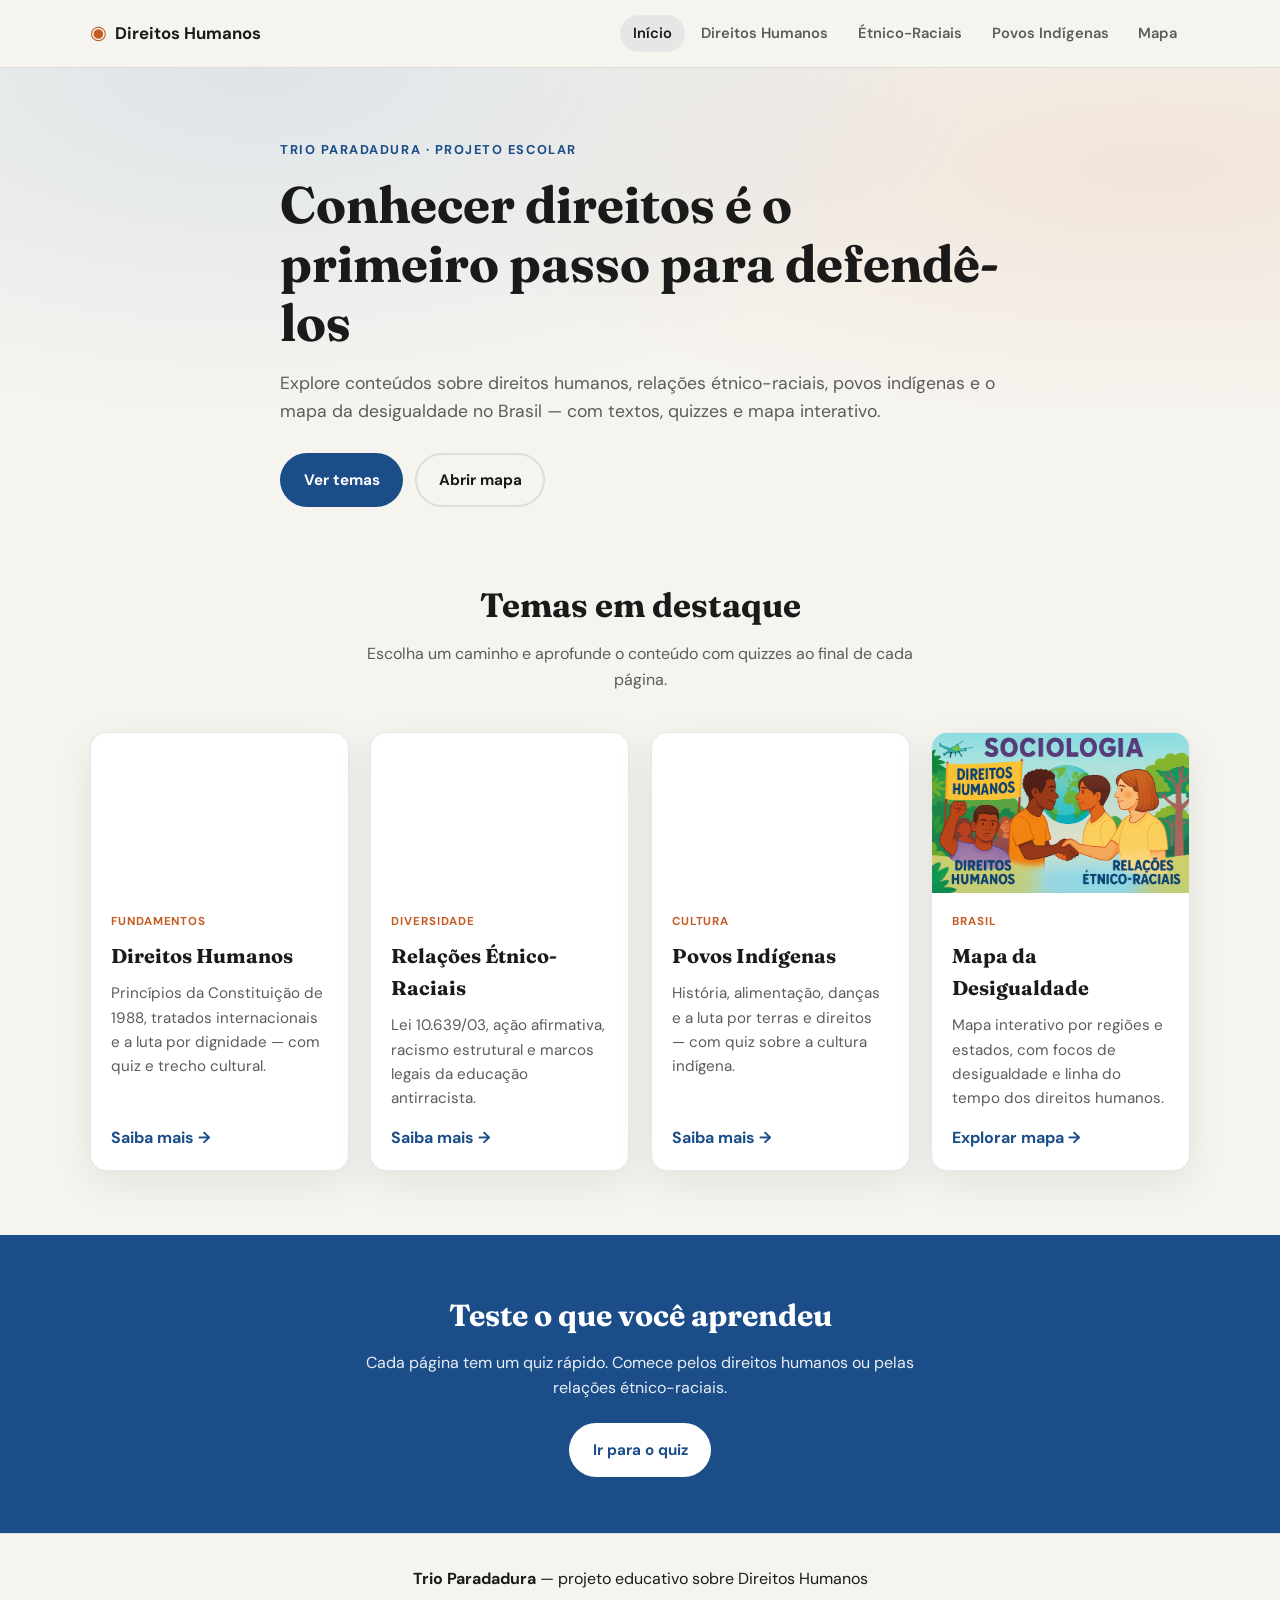
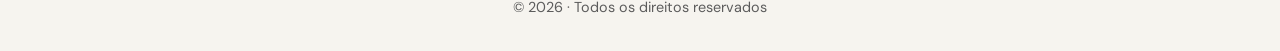
<file: index.html>
<!DOCTYPE html>
<html lang="pt-BR">
<head>
  <meta charset="UTF-8">
  <meta name="viewport" content="width=device-width, initial-scale=1.0">
  <meta name="description" content="Site educativo sobre Direitos Humanos, relações étnico-raciais, povos indígenas e desigualdade no Brasil — Trio Paradadura.">
  <title>Direitos Humanos | Trio Paradadura</title>
  <link rel="preconnect" href="https://fonts.googleapis.com">
  <link rel="preconnect" href="https://fonts.gstatic.com" crossorigin>
  <link href="https://fonts.googleapis.com/css2?family=DM+Sans:wght@400;500;600;700&family=Fraunces:opsz,wght@9..144,600;9..144,700&display=swap" rel="stylesheet">
  <link rel="stylesheet" href="index.css">
</head>
<body>
  <header class="site-header">
    <div class="container header-inner">
      <a href="index.html" class="brand">
        <span class="brand-mark">◉</span>
        <span>Direitos Humanos</span>
      </a>
      <nav class="nav" id="nav" aria-label="Principal">
        <a href="index.html" class="nav-link is-active">Início</a>
        <a href="direitos.html" class="nav-link">Direitos Humanos</a>
        <a href="raciais.html" class="nav-link">Étnico-Raciais</a>
        <a href="indio.html" class="nav-link">Povos Indígenas</a>
        <a href="mapa.html" class="nav-link">Mapa</a>
      </nav>
      <button class="menu-btn" id="menu-btn" aria-label="Abrir menu" type="button">
        <span></span><span></span><span></span>
      </button>
    </div>
  </header>

  <section class="hero">
    <div class="container hero-inner">
      <p class="eyebrow">Trio Paradadura · Projeto escolar</p>
      <h1>Conhecer direitos é o primeiro passo para defendê-los</h1>
      <p class="hero-text">Explore conteúdos sobre direitos humanos, relações étnico-raciais, povos indígenas e o mapa da desigualdade no Brasil — com textos, quizzes e mapa interativo.</p>
      <div class="hero-actions">
        <a class="btn btn-primary" href="#temas">Ver temas</a>
        <a class="btn btn-ghost" href="mapa.html">Abrir mapa</a>
      </div>
    </div>
  </section>

  <main id="temas">
    <div class="container">
      <header class="section-head">
        <h2>Temas em destaque</h2>
        <p>Escolha um caminho e aprofunde o conteúdo com quizzes ao final de cada página.</p>
      </header>

      <div class="cards">
        <article class="card">
          <div class="card-media" style="background-image:url('https://images.unsplash.com/photo-1593113598332-cd288d649433?w=800&h=500&fit=crop')"></div>
          <div class="card-body">
            <span class="tag">Fundamentos</span>
            <h3>Direitos Humanos</h3>
            <p>Princípios da Constituição de 1988, tratados internacionais e a luta por dignidade — com quiz e trecho cultural.</p>
            <a class="card-link" href="direitos.html">Saiba mais →</a>
          </div>
        </article>

        <article class="card">
          <div class="card-media" style="background-image:url('https://images.unsplash.com/photo-1529156069898-49953e39b3ac?w=800&h=500&fit=crop')"></div>
          <div class="card-body">
            <span class="tag">Diversidade</span>
            <h3>Relações Étnico-Raciais</h3>
            <p>Lei 10.639/03, ação afirmativa, racismo estrutural e marcos legais da educação antirracista.</p>
            <a class="card-link" href="raciais.html">Saiba mais →</a>
          </div>
        </article>

        <article class="card">
          <div class="card-media" style="background-image:url('https://images.unsplash.com/photo-1506905925346-21bda4d32df4?w=800&h=500&fit=crop')"></div>
          <div class="card-body">
            <span class="tag">Cultura</span>
            <h3>Povos Indígenas</h3>
            <p>História, alimentação, danças e a luta por terras e direitos — com quiz sobre a cultura indígena.</p>
            <a class="card-link" href="indio.html">Saiba mais →</a>
          </div>
        </article>

        <article class="card">
          <div class="card-media card-media-local" style="background-image:url('direito.jpg')"></div>
          <div class="card-body">
            <span class="tag">Brasil</span>
            <h3>Mapa da Desigualdade</h3>
            <p>Mapa interativo por regiões e estados, com focos de desigualdade e linha do tempo dos direitos humanos.</p>
            <a class="card-link" href="mapa.html">Explorar mapa →</a>
          </div>
        </article>
      </div>
    </div>
  </main>

  <section class="cta">
    <div class="container cta-inner">
      <h2>Teste o que você aprendeu</h2>
      <p>Cada página tem um quiz rápido. Comece pelos direitos humanos ou pelas relações étnico-raciais.</p>
      <a class="btn btn-primary" href="direitos.html">Ir para o quiz</a>
    </div>
  </section>

  <footer class="site-footer">
    <div class="container">
      <p><strong>Trio Paradadura</strong> — projeto educativo sobre Direitos Humanos</p>
      <p class="muted">© 2026 · Todos os direitos reservados</p>
    </div>
  </footer>

  <script>
    const btn = document.getElementById('menu-btn');
    const nav = document.getElementById('nav');
    btn?.addEventListener('click', () => nav.classList.toggle('is-open'));
    nav?.querySelectorAll('a').forEach(a => a.addEventListener('click', () => nav.classList.remove('is-open')));
  </script>
</body>
</html>
</file>
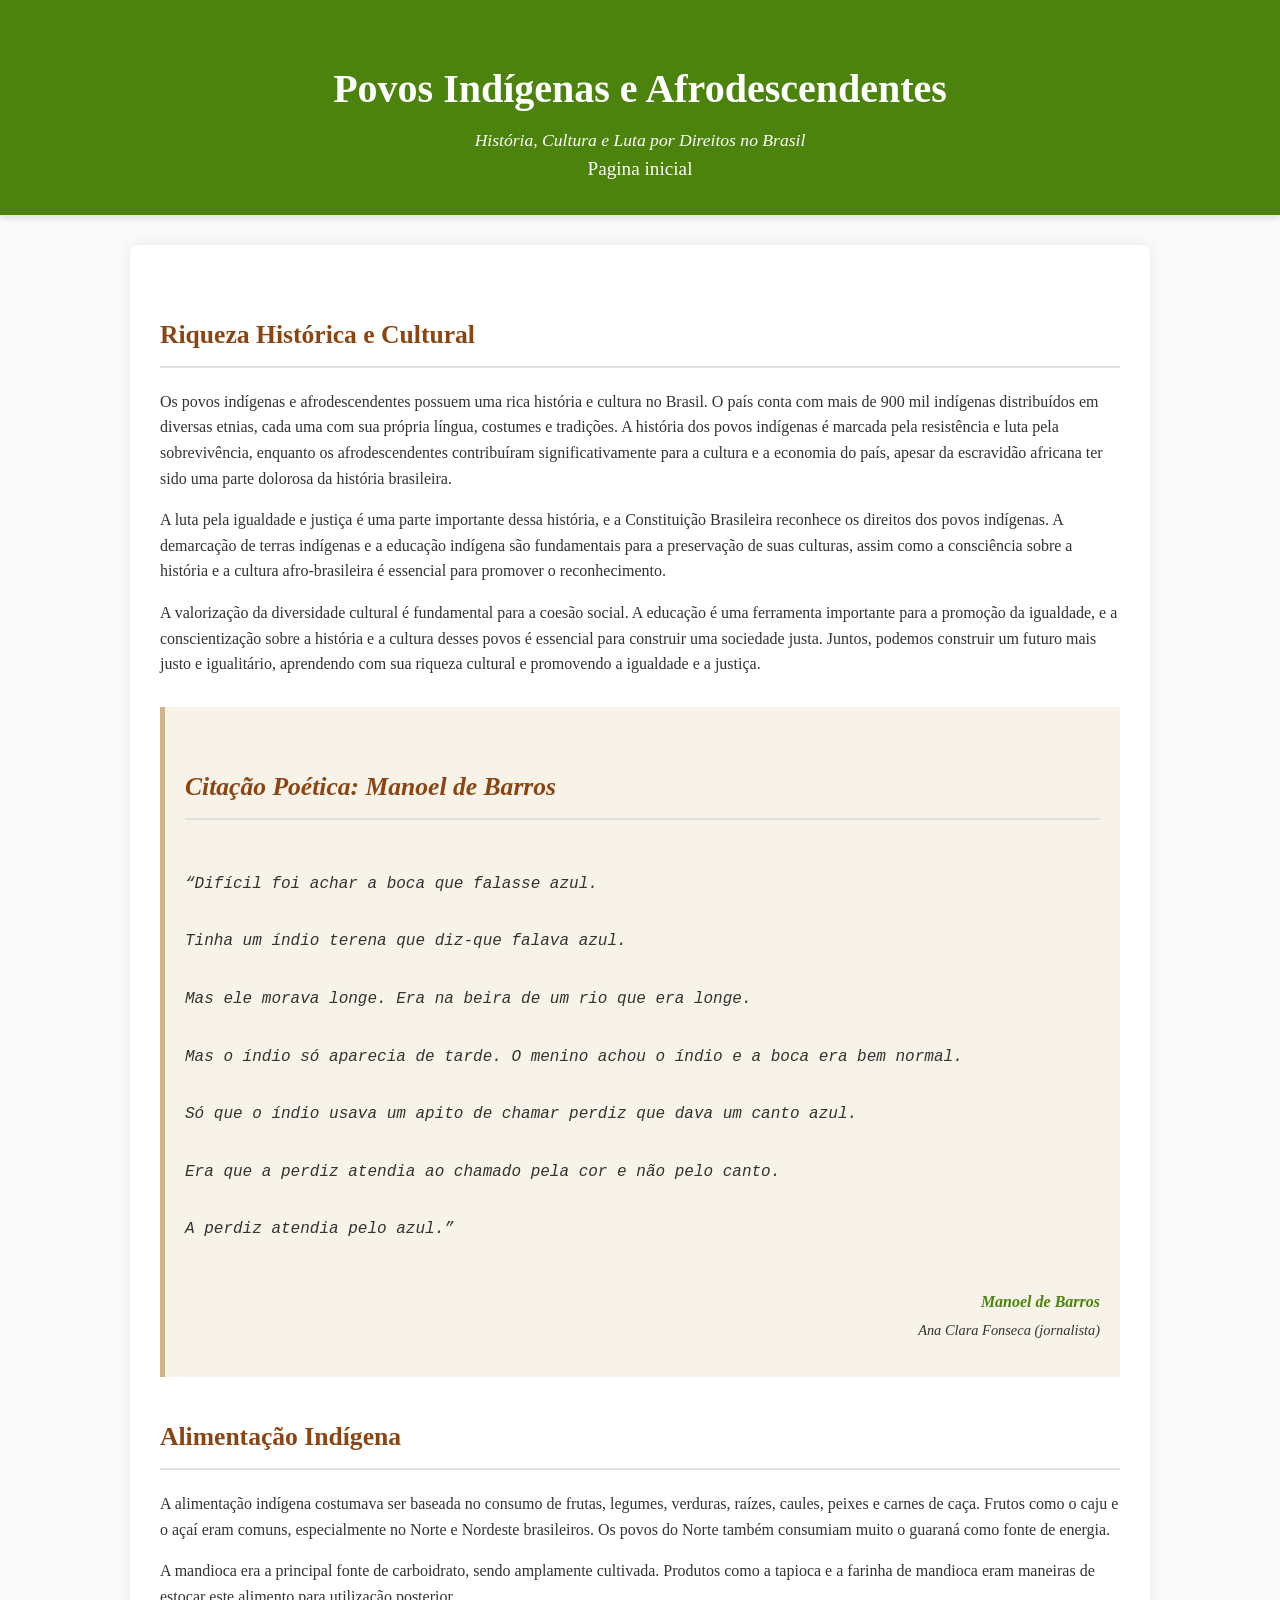
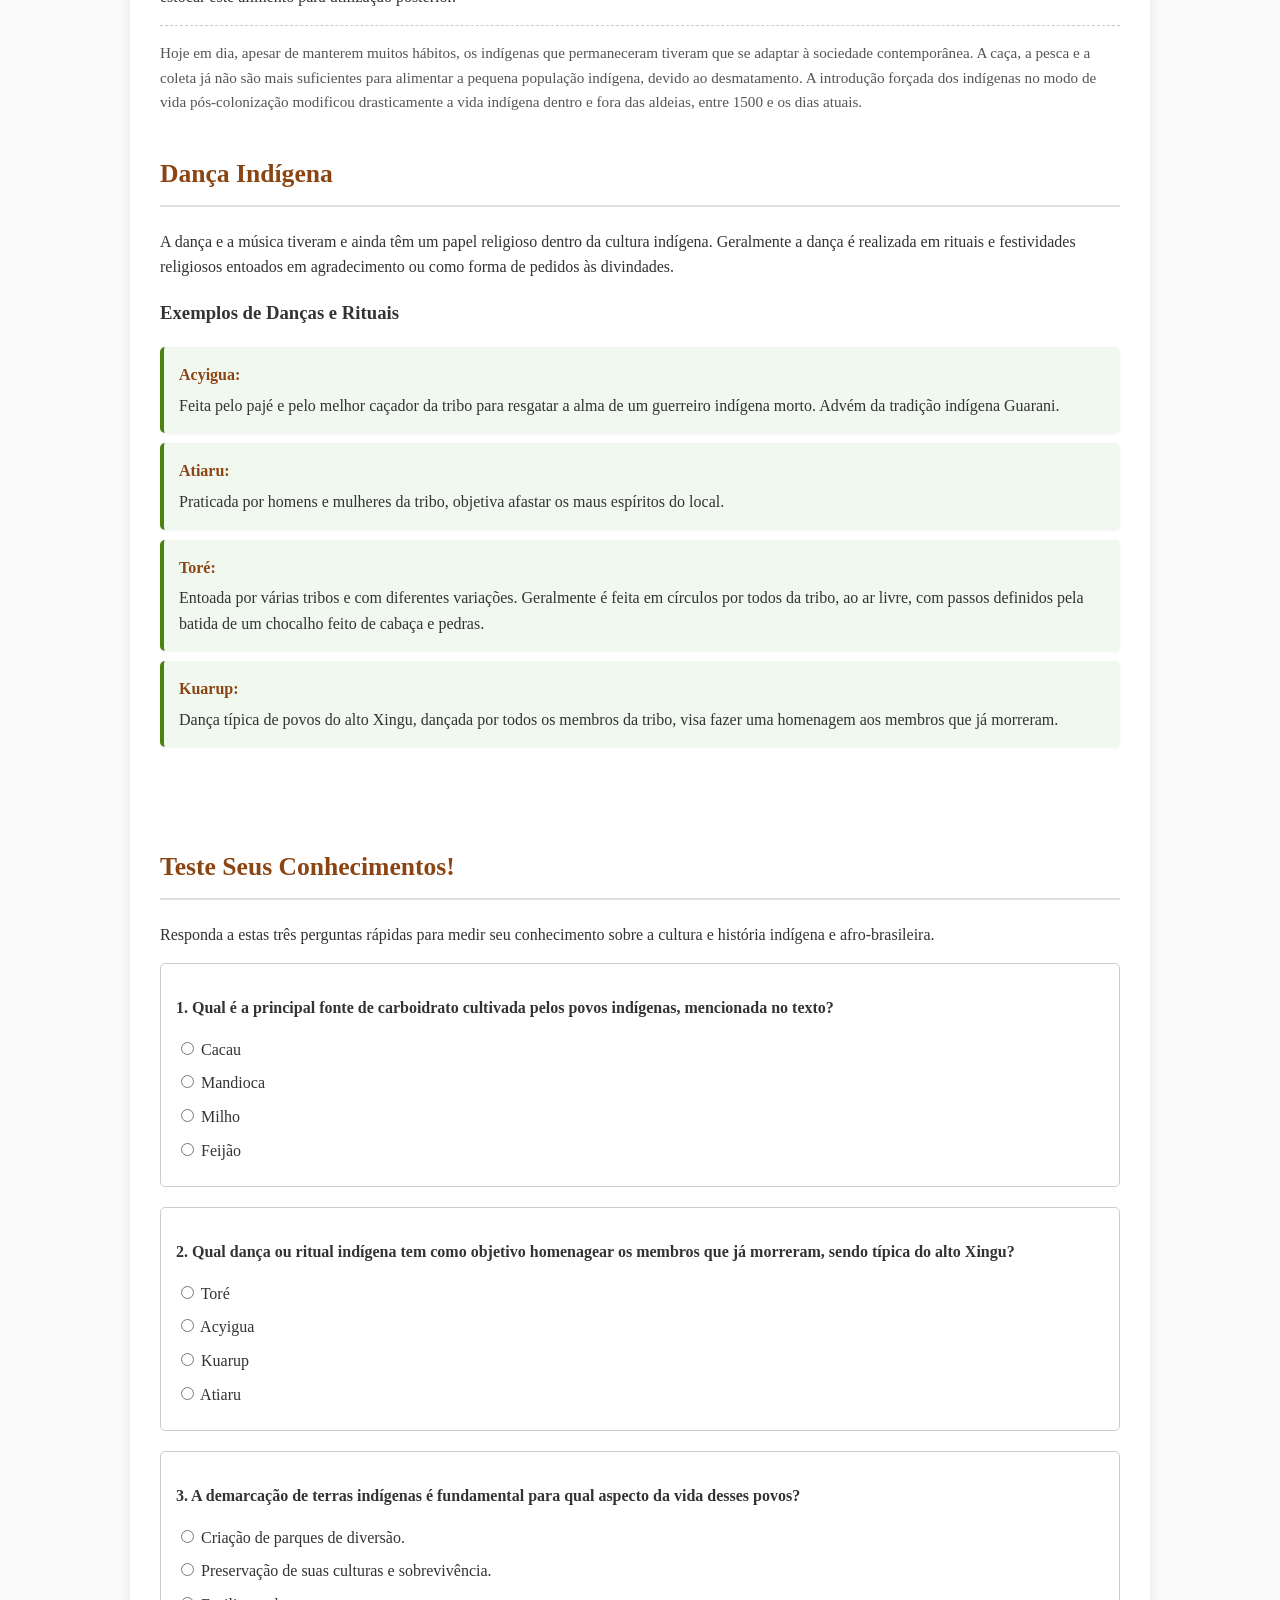
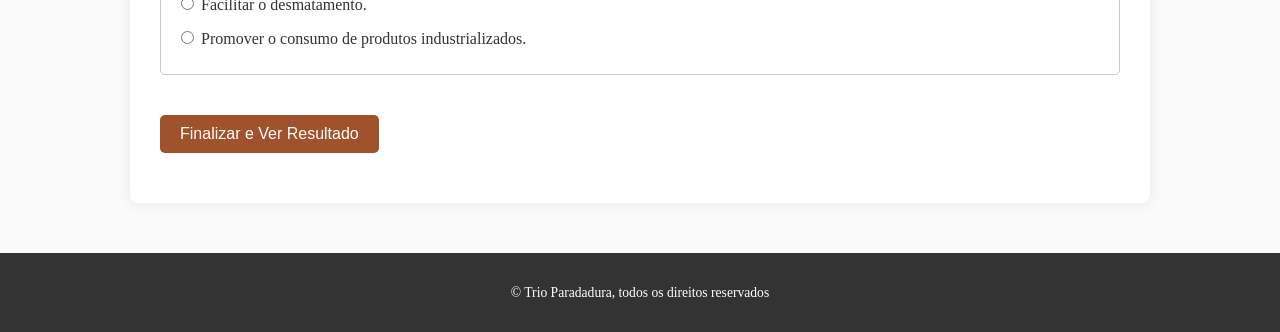
<file: indio.html>
<!DOCTYPE html>
<html lang="pt-br">
<head>
    <meta charset="UTF-8">
    <meta name="viewport" content="width=device-width, initial-scale=1.0">
    <title>Povos Indígenas e Afrodescendentes: História e Cultura</title>
    <link rel="stylesheet" href="indio.css"> 
</head>
<body>
    
    <header>
        <h1>Povos Indígenas e Afrodescendentes</h1>
        <p>História, Cultura e Luta por Direitos no Brasil</p>
        <a href="index.html">Pagina inicial</a>
    </header>

    <main>
        
        <section id="introducao">
            <h2>Riqueza Histórica e Cultural</h2>
            <p>Os povos indígenas e afrodescendentes possuem uma rica história e cultura no Brasil. O país conta com mais de 900 mil indígenas distribuídos em diversas etnias, cada uma com sua própria língua, costumes e tradições. A história dos povos indígenas é marcada pela resistência e luta pela sobrevivência, enquanto os afrodescendentes contribuíram significativamente para a cultura e a economia do país, apesar da escravidão africana ter sido uma parte dolorosa da história brasileira.</p>
            
            <p>A luta pela igualdade e justiça é uma parte importante dessa história, e a Constituição Brasileira reconhece os direitos dos povos indígenas. A demarcação de terras indígenas e a educação indígena são fundamentais para a preservação de suas culturas, assim como a consciência sobre a história e a cultura afro-brasileira é essencial para promover o reconhecimento.</p>
            
            <p>A valorização da diversidade cultural é fundamental para a coesão social. A educação é uma ferramenta importante para a promoção da igualdade, e a conscientização sobre a história e a cultura desses povos é essencial para construir uma sociedade justa. Juntos, podemos construir um futuro mais justo e igualitário, aprendendo com sua riqueza cultural e promovendo a igualdade e a justiça.</p>
        </section>

        <article id="citacao">
            <h2>Citação Poética: Manoel de Barros</h2>
            <p class="poema">
                “Difícil foi achar a boca que falasse azul.

                Tinha um índio terena que diz-que falava azul.

                Mas ele morava longe. Era na beira de um rio que era longe.

                Mas o índio só aparecia de tarde. O menino achou o índio e a boca era bem normal.

                Só que o índio usava um apito de chamar perdiz que dava um canto azul.

                Era que a perdiz atendia ao chamado pela cor e não pelo canto.

                A perdiz atendia pelo azul.”

            </p>
            <cite>Manoel de Barros</cite>
            <p class="autor-citacao">Ana Clara Fonseca (jornalista)</p>
        </article>

        <section id="alimentacao">
            <h2>Alimentação Indígena</h2>
            <p>A alimentação indígena costumava ser baseada no consumo de frutas, legumes, verduras, raízes, caules, peixes e carnes de caça. Frutos como o caju e o açaí eram comuns, especialmente no Norte e Nordeste brasileiros. Os povos do Norte também consumiam muito o guaraná como fonte de energia.</p>

            <p>A mandioca era a principal fonte de carboidrato, sendo amplamente cultivada. Produtos como a tapioca e a farinha de mandioca eram maneiras de estocar este alimento para utilização posterior.</p>

            <p class="adaptacao-alimentar">
                Hoje em dia, apesar de manterem muitos hábitos, os indígenas que permaneceram tiveram que se adaptar à sociedade contemporânea. A caça, a pesca e a coleta já não são mais suficientes para alimentar a pequena população indígena, devido ao desmatamento. A introdução forçada dos indígenas no modo de vida pós-colonização modificou drasticamente a vida indígena dentro e fora das aldeias, entre 1500 e os dias atuais.
            </p>
            
        </section>

        <section id="danca">
            <h2>Dança Indígena</h2>
            <p>A dança e a música tiveram e ainda têm um papel religioso dentro da cultura indígena. Geralmente a dança é realizada em rituais e festividades religiosos entoados em agradecimento ou como forma de pedidos às divindades.</p>
            
            <h3>Exemplos de Danças e Rituais</h3>
            
            <ul class="dancas-tipicas">
                <li>
                    <strong>Acyigua:</strong> Feita pelo pajé e pelo melhor caçador da tribo para resgatar a alma de um guerreiro indígena morto. Advém da tradição indígena Guarani.
                </li>
                <li>
                    <strong>Atiaru:</strong> Praticada por homens e mulheres da tribo, objetiva afastar os maus espíritos do local.
                </li>
                <li>
                    <strong>Toré:</strong> Entoada por várias tribos e com diferentes variações. Geralmente é feita em círculos por todos da tribo, ao ar livre, com passos definidos pela batida de um chocalho feito de cabaça e pedras.
                </li>
                <li>
                    <strong>Kuarup:</strong> Dança típica de povos do alto Xingu, dançada por todos os membros da tribo, visa fazer uma homenagem aos membros que já morreram.
                </li>
            </ul>
        </section>
        
        <section id="quiz">
            <h2>Teste Seus Conhecimentos!</h2>
            <p>Responda a estas três perguntas rápidas para medir seu conhecimento sobre a cultura e história indígena e afro-brasileira.</p>
            
            <div id="quiz-container-2">
                
            </div>

            <button id="submit-quiz-2" style="padding: 10px 20px; font-size: 16px; background-color: #A0522D; color: white; border: none; border-radius: 5px; cursor: pointer; margin-top: 20px;">
                Finalizar e Ver Resultado
            </button>
            
            <div id="resultado-quiz-2" style="margin-top: 20px; font-weight: bold;"></div>
        </section>
        
    </main>
    
    <footer>
        <p>&copy; Trio Paradadura, todos os direitos reservados</p>
    </footer>
    <script>
        const perguntasDoQuizIndigena = [
            {
                pergunta: "Qual é a principal fonte de carboidrato cultivada pelos povos indígenas, mencionada no texto?",
                opcoes: ["Cacau", "Mandioca", "Milho", "Feijão"],
                respostaCorreta: "Mandioca"
            },
            {
                pergunta: "Qual dança ou ritual indígena tem como objetivo homenagear os membros que já morreram, sendo típica do alto Xingu?",
                opcoes: ["Toré", "Acyigua", "Kuarup", "Atiaru"],
                respostaCorreta: "Kuarup"
            },
            {
                pergunta: "A demarcação de terras indígenas é fundamental para qual aspecto da vida desses povos?",
                opcoes: ["Criação de parques de diversão.", "Preservação de suas culturas e sobrevivência.", "Facilitar o desmatamento.", "Promover o consumo de produtos industrializados."],
                respostaCorreta: "Preservação de suas culturas e sobrevivência."
            }
        ];


        function carregarQuizIndigena() {
            const quizContainer = document.getElementById('quiz-container-2');
            let output = '';

            perguntasDoQuizIndigena.forEach((perguntaAtual, index) => {
                const opcoes = [];
                
                
                for (let i = 0; i < perguntaAtual.opcoes.length; i++) {
                    opcoes.push(
                        `<label style="display: block; margin-bottom: 8px;">
                            <input type="radio" name="pergunta-indigena-${index}" value="${perguntaAtual.opcoes[i]}">
                            ${perguntaAtual.opcoes[i]}
                        </label>`
                    );
                }

                
                output += `
                    <div class="pergunta-quiz" style="margin-bottom: 20px; padding: 15px; border: 1px solid #ccc; border-radius: 5px;">
                        <p><strong>${index + 1}. ${perguntaAtual.pergunta}</strong></p>
                        <div class="opcoes-quiz">${opcoes.join('')}</div>
                    </div>
                `;
            });

            quizContainer.innerHTML = output;
        }


        function verificarResultadosIndigena() {
            const quizContainer = document.getElementById('quiz-container-2');
            const resultadoContainer = document.getElementById('resultado-quiz-2');
            let pontuacao = 0;

            perguntasDoQuizIndigena.forEach((perguntaAtual, index) => {
                
                const selector = `input[name=pergunta-indigena-${index}]:checked`;
                const respostaSelecionada = (quizContainer.querySelector(selector) || {}).value;

                
                const elementoPergunta = quizContainer.querySelector(`.pergunta-quiz:nth-child(${index + 1})`);
                
                if (respostaSelecionada === perguntaAtual.respostaCorreta) {
                    pontuacao++;
                    elementoPergunta.style.backgroundColor = '#d1e7dd';
                } else {
                    elementoPergunta.style.backgroundColor = '#f8d7da';
                    
                    const labelCorreta = quizContainer.querySelector(`input[name=pergunta-indigena-${index}][value='${perguntaAtual.respostaCorreta}']`).parentNode;
                    labelCorreta.style.fontWeight = 'bold';
                    labelCorreta.style.color = '#0f5132';
                }
            });

            
            let feedback = '';
            
            if (pontuacao === perguntasDoQuizIndigena.length) {
                feedback = 'Nota 10! 🌿 Seu respeito e conhecimento pela cultura são notáveis.';
            } else if (pontuacao > perguntasDoQuizIndigena.length / 2) {
                feedback = 'Quase lá! 🏹 Excelente base de conhecimento. Continue explorando a riqueza da história.';
            } else {
                feedback = 'Não se preocupe! 📚 O aprendizado é um ritual contínuo. Revise o texto e tente novamente.';
            }

            resultadoContainer.innerHTML = `Você acertou **${pontuacao}** de **${perguntasDoQuizIndigena.length}** perguntas. <br>${feedback}`;
        }


        

        document.addEventListener('DOMContentLoaded', carregarQuizIndigena);

        document.getElementById('submit-quiz-2').addEventListener('click', verificarResultadosIndigena);
    </script>
</body>

</html>
</file>
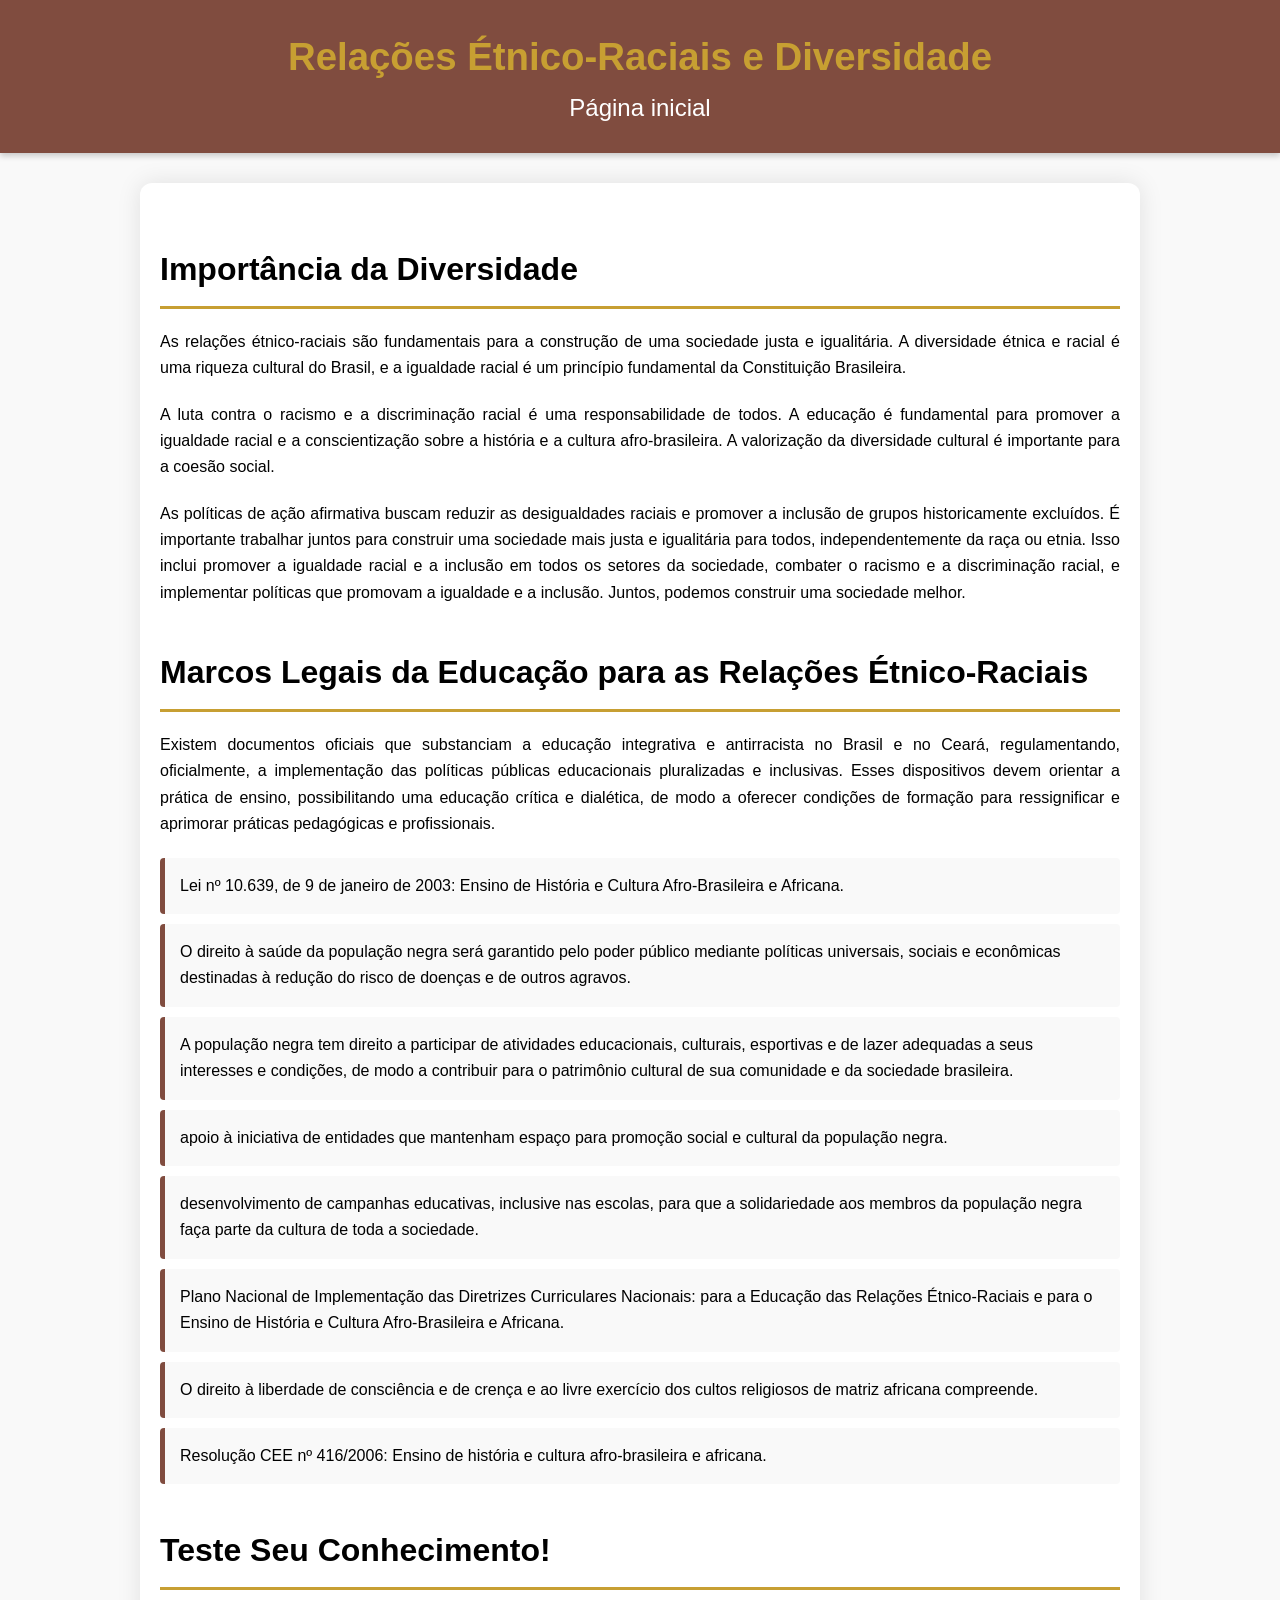
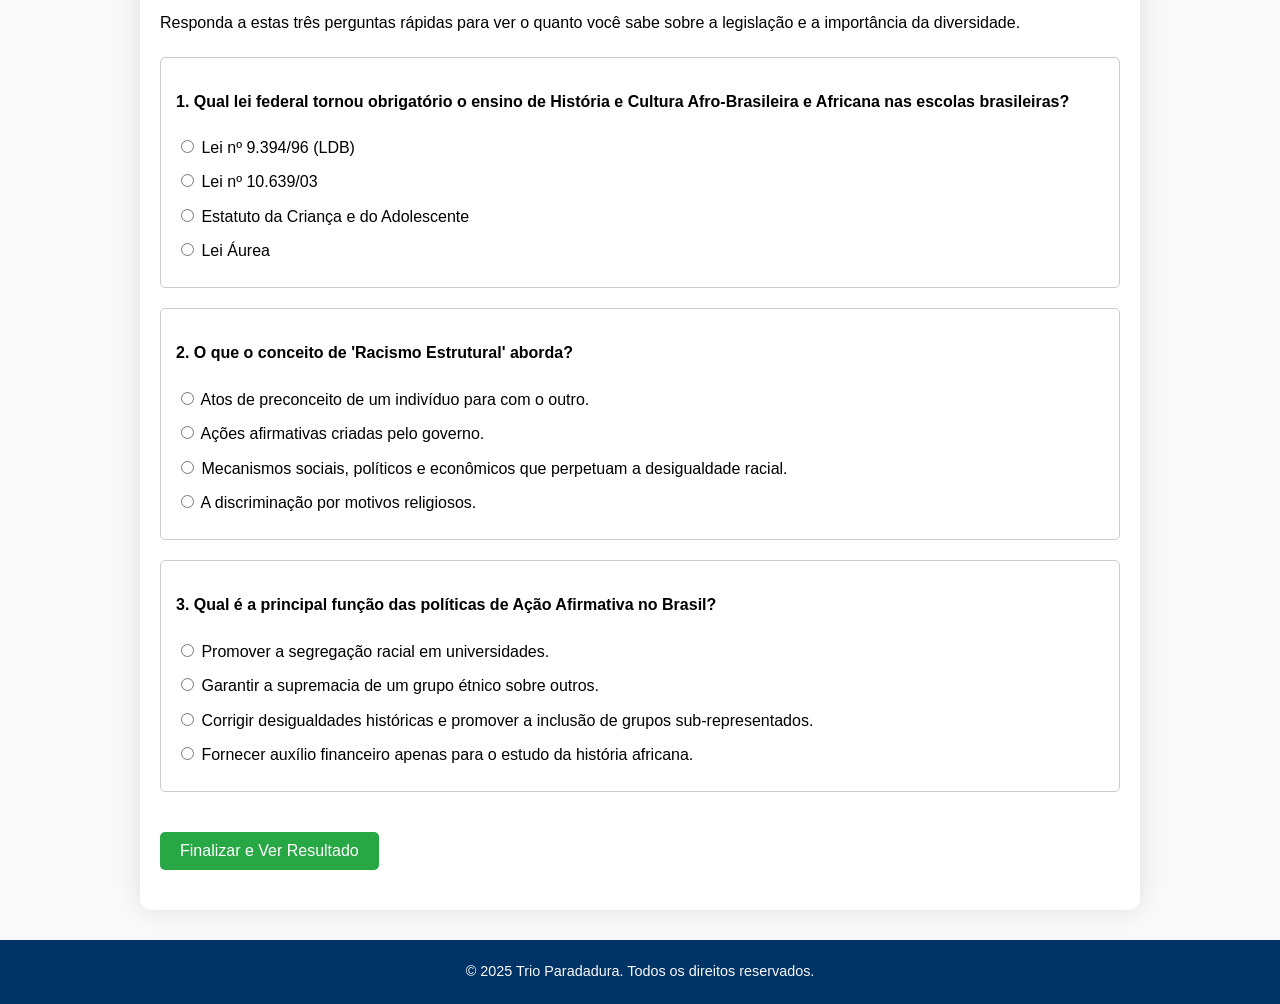
<file: raciais.html>
<!DOCTYPE html>
<html lang="pt-br">
<head>
    <meta charset="UTF-8">
    <meta name="viewport" content="width=device-width, initial-scale=1.0">
    <meta name="description" content="Informações sobre relações étnico-raciais, diversidade, combate ao racismo e marcos legais da educação no Brasil.">
    <title>Relações Étnico-Raciais e Diversidade - Valorização</title>
    <link rel="stylesheet" href="raciais.css"> 
</head>
<body>
    
    <header>
        <h1>Relações Étnico-Raciais e Diversidade</h1>
        <a href="index.html">Página inicial</a> 
    </header>
 
    <main>
        
        <section class="introducao">
            <h2>Importância da Diversidade</h2>
            
            <p>As relações étnico-raciais são fundamentais para a construção de uma sociedade justa e igualitária. A diversidade étnica e racial é uma riqueza cultural do Brasil, e a igualdade racial é um princípio fundamental da Constituição Brasileira.</p>
            
            <p>A luta contra o racismo e a discriminação racial é uma responsabilidade de todos. A educação é fundamental para promover a igualdade racial e a conscientização sobre a história e a cultura afro-brasileira. A valorização da diversidade cultural é importante para a coesão social.</p>
            
            <p>As políticas de ação afirmativa buscam reduzir as desigualdades raciais e promover a inclusão de grupos historicamente excluídos. É importante trabalhar juntos para construir uma sociedade mais justa e igualitária para todos, independentemente da raça ou etnia. Isso inclui promover a igualdade racial e a inclusão em todos os setores da sociedade, combater o racismo e a discriminação racial, e implementar políticas que promovam a igualdade e a inclusão. Juntos, podemos construir uma sociedade melhor.</p>
        </section>

        
        <section class="marcos-legais">
            <h2>Marcos Legais da Educação para as Relações Étnico-Raciais</h2>
            
            <p>Existem documentos oficiais que substanciam a educação integrativa e antirracista no Brasil e no Ceará, regulamentando, oficialmente, a implementação das políticas públicas educacionais pluralizadas e inclusivas. Esses dispositivos devem orientar a prática de ensino, possibilitando uma educação crítica e dialética, de modo a oferecer condições de formação para ressignificar e aprimorar práticas pedagógicas e profissionais.</p>

            <ul class="lista-leis">
                <li>Lei nº 10.639, de 9 de janeiro de 2003: Ensino de História e Cultura Afro-Brasileira e Africana.</li>
                <li>O direito à saúde da população negra será garantido pelo poder público mediante políticas universais, sociais e econômicas destinadas à redução do risco de doenças e de outros agravos.</li>
                <li>A população negra tem direito a participar de atividades educacionais, culturais, esportivas e de lazer adequadas a seus interesses e condições, de modo a contribuir para o patrimônio cultural de sua comunidade e da sociedade brasileira.</li>
                <li>apoio à iniciativa de entidades que mantenham espaço para promoção social e cultural da população negra.</li>
                <li>desenvolvimento de campanhas educativas, inclusive nas escolas, para que a solidariedade aos membros da população negra faça parte da cultura de toda a sociedade.</li>
                <li>Plano Nacional de Implementação das Diretrizes Curriculares Nacionais: para a Educação das Relações Étnico-Raciais e para o Ensino de História e Cultura Afro-Brasileira e Africana.</li>
                <li>O direito à liberdade de consciência e de crença e ao livre exercício dos cultos religiosos de matriz africana compreende.</li>
                <li>Resolução CEE nº 416/2006: Ensino de história e cultura afro-brasileira e africana.</li>
            </ul>
        </section>
        
        <section class="quiz">
            <h2>Teste Seu Conhecimento!</h2>
            <p>Responda a estas três perguntas rápidas para ver o quanto você sabe sobre a legislação e a importância da diversidade.</p>
            
            <div id="quiz-container">
                </div>

            <button id="submit-quiz" style="padding: 10px 20px; font-size: 16px; background-color: #28a745; color: white; border: none; border-radius: 5px; cursor: pointer; margin-top: 20px;">
                Finalizar e Ver Resultado
            </button>
            
            <div id="resultado-quiz" style="margin-top: 20px; font-weight: bold;"></div>
        </section>
        
    </main>
    
    <footer>
        <p>&copy; 2025 Trio Paradadura. Todos os direitos reservados.</p>
    </footer>
    
    <script>
        const perguntasDoQuiz = [
            {
                pergunta: "Qual lei federal tornou obrigatório o ensino de História e Cultura Afro-Brasileira e Africana nas escolas brasileiras?",
                opcoes: ["Lei nº 9.394/96 (LDB)", "Lei nº 10.639/03", "Estatuto da Criança e do Adolescente", "Lei Áurea"],
                respostaCorreta: "Lei nº 10.639/03"
            },
            {
                pergunta: "O que o conceito de 'Racismo Estrutural' aborda?",
                opcoes: [
                    "Atos de preconceito de um indivíduo para com o outro.",
                    "Ações afirmativas criadas pelo governo.",
                    "Mecanismos sociais, políticos e econômicos que perpetuam a desigualdade racial.",
                    "A discriminação por motivos religiosos.",
                ],
                respostaCorreta: "Mecanismos sociais, políticos e econômicos que perpetuam a desigualdade racial."
            },
            {
                pergunta: "Qual é a principal função das políticas de Ação Afirmativa no Brasil?",
                opcoes: [
                    "Promover a segregação racial em universidades.",
                    "Garantir a supremacia de um grupo étnico sobre outros.",
                    "Corrigir desigualdades históricas e promover a inclusão de grupos sub-representados.",
                    "Fornecer auxílio financeiro apenas para o estudo da história africana.",
                ],
                respostaCorreta: "Corrigir desigualdades históricas e promover a inclusão de grupos sub-representados."
            }
        ];

        function carregarQuiz() {
            const quizContainer = document.getElementById('quiz-container');
            let output = '';

            perguntasDoQuiz.forEach((perguntaAtual, index) => {
                const opcoes = [];
                
                for (let i = 0; i < perguntaAtual.opcoes.length; i++) {
                    opcoes.push(
                        `<label style="display: block; margin-bottom: 8px;">
                            <input type="radio" name="pergunta${index}" value="${perguntaAtual.opcoes[i]}">
                            ${perguntaAtual.opcoes[i]}
                        </label>`
                    );
                }

                output += `
                    <div class="pergunta-quiz" style="margin-bottom: 20px; padding: 15px; border: 1px solid #ccc; border-radius: 5px;">
                        <p><strong>${index + 1}. ${perguntaAtual.pergunta}</strong></p>
                        <div class="opcoes-quiz">${opcoes.join('')}</div>
                    </div>
                `;
            });

            quizContainer.innerHTML = output;
        }

        function verificarResultados() {
            const quizContainer = document.getElementById('quiz-container');
            const resultadoContainer = document.getElementById('resultado-quiz');
            let pontuacao = 0;

            perguntasDoQuiz.forEach((perguntaAtual, index) => {
                const selector = `input[name=pergunta${index}]:checked`;
                const respostaSelecionada = (quizContainer.querySelector(selector) || {}).value;

                const elementoPergunta = quizContainer.querySelector(`.pergunta-quiz:nth-child(${index + 1})`);
                
                if (respostaSelecionada === perguntaAtual.respostaCorreta) {
                    pontuacao++;
                    elementoPergunta.style.backgroundColor = '#d4edda';
                } else {
                    elementoPergunta.style.backgroundColor = '#f8d7da';
                    const labelCorreta = quizContainer.querySelector(`input[name=pergunta${index}][value='${perguntaAtual.respostaCorreta}']`).parentNode;
                    labelCorreta.style.fontWeight = 'bold';
                    labelCorreta.style.color = '#155724';
                }
            });

            let feedback = '';
            
            if (pontuacao === perguntasDoQuiz.length) {
                feedback = 'Uau! 🏆 Conhecimento nota 10! Seu letramento racial está afiadíssimo.';
            } else if (pontuacao > perguntasDoQuiz.length / 2) {
                feedback = 'Muito bem! 🎉 Você acertou a maioria. Continue estudando e explorando o tema!';
            } else {
                feedback = 'Não desanime! 😉 A luta por igualdade é contínua, e o aprendizado também. Explore mais o conteúdo da página.';
            }

            resultadoContainer.innerHTML = `Você acertou **${pontuacao}** de **${perguntasDoQuiz.length}** perguntas. <br>${feedback}`;
        }

        document.addEventListener('DOMContentLoaded', carregarQuiz);

        document.getElementById('submit-quiz').addEventListener('click', verificarResultados);
    </script>
</body>

</html>
</file>
<file: index.css>
:root {
  --bg: #f6f4ef;
  --surface: #ffffff;
  --ink: #1a1a1a;
  --muted: #5c5c5c;
  --primary: #1b4d89;
  --primary-2: #2f6fb5;
  --accent: #c45c26;
  --line: rgba(26, 26, 26, 0.1);
  --radius: 16px;
  --shadow: 0 12px 40px rgba(26, 26, 26, 0.08);
  --font: "DM Sans", system-ui, sans-serif;
  --display: "Fraunces", Georgia, serif;
  --header-h: 68px;
}

*, *::before, *::after { box-sizing: border-box; margin: 0; padding: 0; }

html { scroll-behavior: smooth; }

body {
  font-family: var(--font);
  background: var(--bg);
  color: var(--ink);
  line-height: 1.6;
  min-height: 100vh;
}

a { color: inherit; text-decoration: none; }
img { max-width: 100%; display: block; }

.container {
  width: min(1100px, 92%);
  margin-inline: auto;
}

/* Header */
.site-header {
  position: sticky;
  top: 0;
  z-index: 50;
  height: var(--header-h);
  background: rgba(246, 244, 239, 0.9);
  backdrop-filter: blur(12px);
  border-bottom: 1px solid var(--line);
}

.header-inner {
  height: 100%;
  display: flex;
  align-items: center;
  gap: 1rem;
}

.brand {
  display: flex;
  align-items: center;
  gap: 0.5rem;
  font-weight: 700;
  font-size: 1.05rem;
}

.brand-mark { color: var(--accent); font-size: 1.2rem; }

.nav {
  margin-left: auto;
  display: flex;
  gap: 0.25rem;
}

.nav-link {
  padding: 0.45rem 0.8rem;
  border-radius: 999px;
  font-size: 0.92rem;
  font-weight: 600;
  color: var(--muted);
  transition: 0.2s ease;
}

.nav-link:hover,
.nav-link.is-active {
  color: var(--ink);
  background: rgba(27, 77, 137, 0.08);
}

.menu-btn {
  display: none;
  flex-direction: column;
  gap: 5px;
  background: none;
  border: none;
  cursor: pointer;
  margin-left: auto;
  padding: 0.35rem;
}

.menu-btn span {
  width: 22px;
  height: 2px;
  background: var(--ink);
  border-radius: 2px;
}

/* Hero */
.hero {
  padding: 4.5rem 0 3.5rem;
  background:
    radial-gradient(ellipse at 20% 0%, rgba(47, 111, 181, 0.12), transparent 50%),
    radial-gradient(ellipse at 90% 20%, rgba(196, 92, 38, 0.1), transparent 45%);
}

.hero-inner { max-width: 720px; }

.eyebrow {
  font-size: 0.8rem;
  font-weight: 700;
  letter-spacing: 0.12em;
  text-transform: uppercase;
  color: var(--primary);
  margin-bottom: 1rem;
}

.hero h1 {
  font-family: var(--display);
  font-size: clamp(2rem, 5vw, 3.2rem);
  line-height: 1.15;
  margin-bottom: 1rem;
}

.hero-text {
  color: var(--muted);
  font-size: 1.1rem;
  margin-bottom: 1.75rem;
}

.hero-actions {
  display: flex;
  flex-wrap: wrap;
  gap: 0.75rem;
}

.btn {
  display: inline-flex;
  align-items: center;
  justify-content: center;
  padding: 0.8rem 1.35rem;
  border-radius: 999px;
  font-weight: 700;
  font-size: 0.95rem;
  border: 2px solid transparent;
  transition: 0.2s ease;
}

.btn-primary {
  background: var(--primary);
  color: #fff;
}

.btn-primary:hover { background: var(--primary-2); }

.btn-ghost {
  border-color: var(--line);
  color: var(--ink);
}

.btn-ghost:hover {
  border-color: var(--primary);
  color: var(--primary);
}

/* Cards */
main { padding: 1rem 0 4rem; }

.section-head {
  text-align: center;
  max-width: 560px;
  margin: 0 auto 2.5rem;
}

.section-head h2 {
  font-family: var(--display);
  font-size: clamp(1.6rem, 3vw, 2.1rem);
  margin-bottom: 0.5rem;
}

.section-head p { color: var(--muted); }

.cards {
  display: grid;
  grid-template-columns: repeat(auto-fill, minmax(240px, 1fr));
  gap: 1.35rem;
}

.card {
  background: var(--surface);
  border-radius: var(--radius);
  overflow: hidden;
  border: 1px solid var(--line);
  box-shadow: var(--shadow);
  display: flex;
  flex-direction: column;
  transition: transform 0.25s ease, box-shadow 0.25s ease;
}

.card:hover {
  transform: translateY(-6px);
  box-shadow: 0 18px 50px rgba(26, 26, 26, 0.12);
}

.card-media {
  height: 160px;
  background-size: cover;
  background-position: center;
}

.card-body {
  padding: 1.25rem;
  display: flex;
  flex-direction: column;
  gap: 0.55rem;
  flex: 1;
}

.tag {
  font-size: 0.72rem;
  font-weight: 700;
  letter-spacing: 0.08em;
  text-transform: uppercase;
  color: var(--accent);
}

.card-body h3 {
  font-family: var(--display);
  font-size: 1.25rem;
}

.card-body p {
  color: var(--muted);
  font-size: 0.95rem;
  flex: 1;
}

.card-link {
  font-weight: 700;
  color: var(--primary);
  margin-top: 0.35rem;
}

.card-link:hover { color: var(--accent); }

/* CTA */
.cta {
  background: var(--primary);
  color: #fff;
  padding: 3.5rem 0;
}

.cta-inner {
  text-align: center;
  max-width: 560px;
}

.cta h2 {
  font-family: var(--display);
  font-size: 1.9rem;
  margin-bottom: 0.6rem;
}

.cta p {
  opacity: 0.9;
  margin-bottom: 1.4rem;
}

.cta .btn-primary {
  background: #fff;
  color: var(--primary);
}

.cta .btn-primary:hover {
  background: #f0f4f8;
}

/* Footer */
.site-footer {
  padding: 2rem 0;
  text-align: center;
  border-top: 1px solid var(--line);
}

.site-footer .muted {
  color: var(--muted);
  font-size: 0.9rem;
  margin-top: 0.25rem;
}

@media (max-width: 800px) {
  .menu-btn { display: flex; }

  .nav {
    display: none;
    position: absolute;
    top: var(--header-h);
    left: 0;
    right: 0;
    background: var(--bg);
    flex-direction: column;
    padding: 1rem;
    border-bottom: 1px solid var(--line);
  }

  .nav.is-open { display: flex; }
}
</file>
<file: indio.css>
body {
    font-family: 'Georgia', serif;
    line-height: 1.6;
    margin: 0;
    padding: 0;
    background-color: #fafafa;
    color: #333;
}

header {
    background-color: #4b830d;
    color: white;
    padding: 30px 20px;
    text-align: center;
    box-shadow: 0 4px 6px rgba(0, 0, 0, 0.1);
}

header h1 {
    margin-bottom: 5px;
    font-size: 2.5em;
    font-weight: 700;
}

header p {
    font-style: italic;
    font-size: 1.1em;
    margin: 0;
}

a {
    text-decoration: none;
    color:white;
    font-size: 1.2em;
}

nav a:hover {
    color: var(--cor-acento);
    background-color: rgba(255, 255, 255, 0.1);
}

main {
    padding: 30px;
    max-width: 960px;
    margin: 30px auto;
    background-color: white;
    border-radius: 8px;
    box-shadow: 0 0 15px rgba(0, 0, 0, 0.08);
}

h2 {
    color: #8b4513;
    border-bottom: 2px solid #e0e0e0;
    padding-bottom: 10px;
    margin-top: 40px;
    font-size: 1.6em;
}

#citacao {
    background-color: #f7f3e8;
    padding: 20px;
    border-left: 5px solid #d2b48c;
    margin: 30px 0;
    font-style: italic;
}

.poema {
    font-family: 'Courier New', monospace;
    white-space: pre-line;
    line-height: 1.8;
}

#citacao cite {
    display: block;
    text-align: right;
    font-weight: bold;
    margin-top: 10px;
    color: #4b830d;
}

.autor-citacao {
    text-align: right;
    font-size: 0.9em;
    margin-top: 5px;
}

.adaptacao-alimentar {
    font-size: 0.95em;
    color: #555;
    border-top: 1px dashed #ccc;
    padding-top: 15px;
}

.fonte-referencia {
    font-size: 0.8em;
    font-style: italic;
    text-align: right;
}

.dancas-tipicas {
    list-style: none;
    padding-left: 0;
}

.dancas-tipicas li {
    background-color: #f0f8f0;
    margin-bottom: 10px;
    padding: 15px;
    border-radius: 5px;
    border-left: 4px solid #4b830d;
    box-shadow: 0 1px 3px rgba(0, 0, 0, 0.05);
}

.dancas-tipicas li strong {
    color: #8b4513;
    display: block;
    margin-bottom: 5px;
}

footer {
    background-color: #333;
    color: white;
    text-align: center;
    padding: 15px 0;
    margin-top: 50px;
    font-size: 0.85em;
}



#quiz {
    margin-top: 40px;
    padding-top: 20px;
}

.pergunta-quiz {
    margin-bottom: 20px;
    padding: 15px;
    border: 1px solid #ccc;
    border-radius: 5px;
}

.opcoes-quiz label {
    display: block;
    cursor: pointer;
    margin-bottom: 5px;
}

.opcoes-quiz label:hover {
    background-color: #eee;
}

#submit-quiz-2 {
    background-color: #A0522D !important; 
    transition: background-color 0.3s;
}

#submit-quiz-2:hover {
    background-color: #8B3A1A !important; 
}
</file>
<file: raciais.css>
:root {
    --cor-principal: #000000;
    --cor-fundo: #FFFFFF;
    --cor-destaque-1: #804c3f;
    --cor-destaque-2: #C79F32;
    --cor-apoio: #d4d4d4;
    --cor-suave: #f9f9f9;
}

body {
    font-family: 'Helvetica Neue', Arial, sans-serif;
    line-height: 1.65;
    margin: 0;
    padding: 0;
    background-color: var(--cor-suave);
    color: var(--cor-principal);
    min-height: 100vh;
    display: flex;
    flex-direction: column;
}

header {
    background-color: var(--cor-destaque-1);
    color: var(--cor-fundo);
    padding: 25px 0;
    text-align: center;
    box-shadow: 0 3px 6px rgba(0, 0, 0, 0.2);
}

header h1 {
    margin: 0;
    font-size: 2.4em;
    color: var(--cor-destaque-2);
    font-weight: 700;
}

main {
    flex-grow: 1;
    padding: 20px;
    max-width: 960px;
    margin: 30px auto;
    background-color: var(--cor-fundo);
    border-radius: 12px;
    box-shadow: 0 0 25px rgba(0, 0, 0, 0.1);
}

h2 {
    color: var(--cor-principal);
    border-bottom: 3px solid var(--cor-destaque-2);
    padding-bottom: 10px;
    margin: 40px 0 20px 0;
    font-size: 2em;
    font-weight: 600;
}

p {
    margin-bottom: 20px;
    text-align: justify;
}


a {
    color: var(--cor-fundo);
    text-decoration: none;
    transition: color 0.2s, background-color 0.2s;
    font-size: 1.5em;
}

a:hover, a:focus {
    color: var(--cor-apoio);
    outline: 2px solid var(--cor-destaque-2);
    outline-offset: 2px; 
    
}

nav a {
    color: var(--cor-fundo-claro);
    text-decoration: none;
    font-weight: bold;
    padding: 0.5em 1em;
    display: inline-block;
    transition: color 0.3s, background-color 0.3s;
    border-radius: 4px;
}

nav a:hover {
    color: var(--cor-acento);
    background-color: rgba(255, 255, 255, 0.1);
    text-decoration: none;
}

.video-destaque {
    background-color: var(--cor-suave);
    padding: 25px;
    border-radius: 8px;
    margin-top: 40px;
}

.video-responsive {
    position: relative;
    padding-bottom: 56.25%;
    height: 0;
    overflow: hidden;
    margin: 25px 0;
    border: 4px solid var(--cor-apoio);
    border-radius: 8px;
    box-shadow: 0 6px 15px rgba(0, 0, 0, 0.1);
}

.video-responsive iframe {
    position: absolute;
    top: 0;
    left: 0;
    width: 100%;
    height: 100%;
    border: none;
}
        

.lista-leis {
    list-style-type: none; 
    padding-left: 0;
}
        
.lista-leis li {
    background-color: var(--cor-suave);
    margin-bottom: 10px;
    padding: 15px;
    border-left: 5px solid var(--cor-destaque-1);
    border-radius: 4px;
    transition: background-color 0.3s;
}

.lista-leis li:hover {
    background-color: #f0f0f0;
}

footer p {
    text-align: center;
    margin: 0 auto; 
    width: 100%; 
    background-color:#003366;
    padding: 20px 0;
    font-size: 0.9em;
    color: var(--cor-suave);
}
</file>
